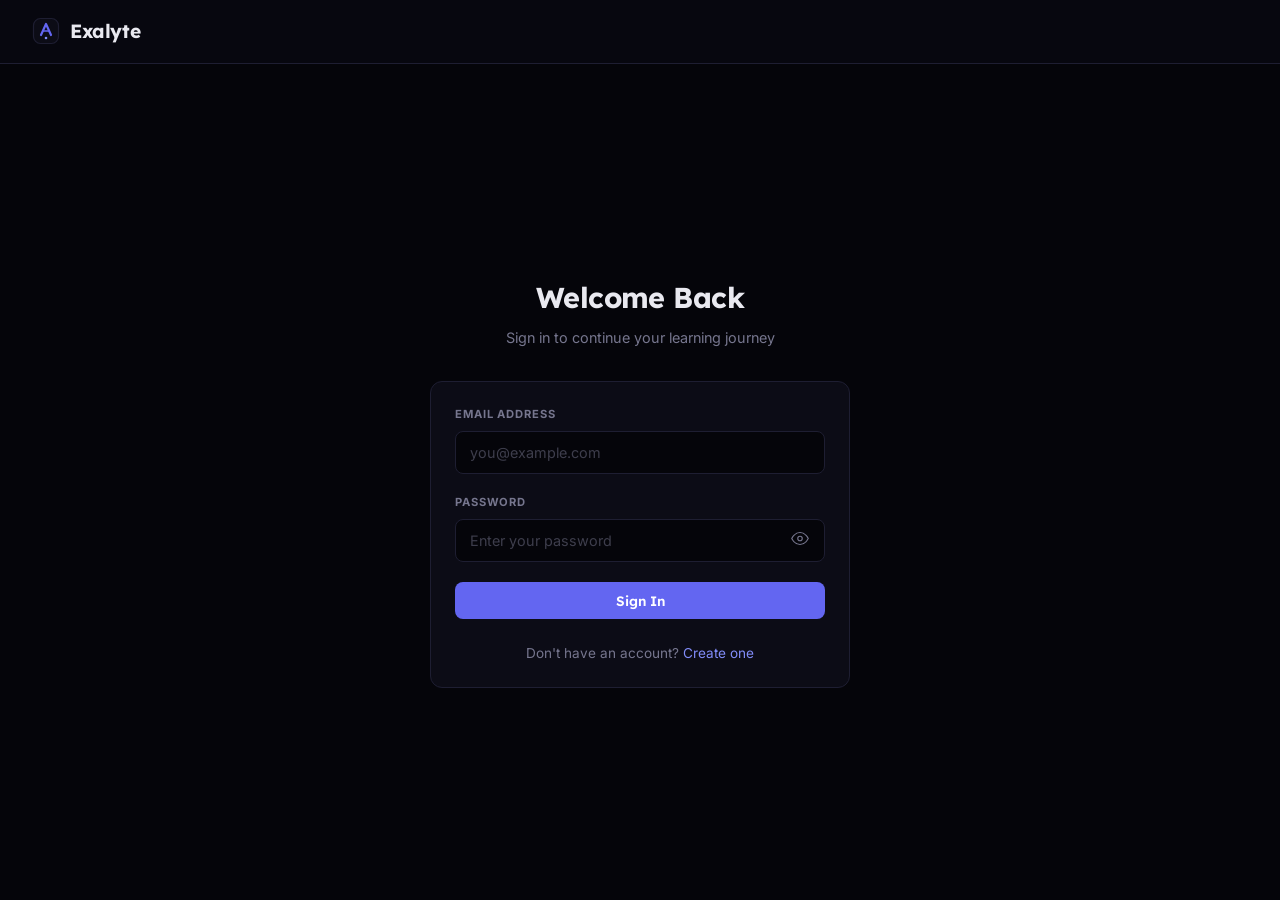
<file: login.html>
<!DOCTYPE html>
<html lang="en">
<head>
<meta charset="UTF-8">
<meta name="viewport" content="width=device-width, initial-scale=1.0">
<title>Sign In — Exalyte</title>
<link rel="preconnect" href="https://fonts.googleapis.com">
<link href="https://fonts.googleapis.com/css2?family=Inter:wght@300;400;500;600;700;800;900&family=Lexend:wght@500;600;700;800&display=swap" rel="stylesheet">
<link rel="stylesheet" href="/css/components.css">
<style>
.auth-container {
  min-height: calc(100vh - 64px);
  display: flex;
  align-items: center;
  justify-content: center;
  padding: 40px 20px;
}

.auth-card {
  max-width: 420px;
  width: 100%;
}

.auth-header {
  text-align: center;
  margin-bottom: 32px;
}

.auth-header h1 {
  font-size: 1.8rem;
  margin-bottom: 8px;
}

.auth-header p {
  color: var(--muted);
  font-size: 0.9rem;
}

.auth-switch {
  text-align: center;
  margin-top: 24px;
  color: var(--muted);
  font-size: 0.85rem;
}

.auth-switch a {
  color: var(--accent2);
  text-decoration: none;
}

.auth-switch a:hover {
  text-decoration: underline;
}

.password-wrapper {
  position: relative;
}

.toggle-password {
  position: absolute;
  right: 12px;
  top: 50%;
  transform: translateY(-50%);
  background: none;
  border: none;
  cursor: pointer;
  padding: 4px;
}

.toggle-password svg {
  width: 18px;
  height: 18px;
  stroke: var(--muted);
  stroke-width: 1.5;
  fill: none;
}
</style>
</head>
<body>

<header class="sticky-header">
  <a href="/" class="logo">
    <svg width="28" height="28" viewBox="0 0 28 28" fill="none">
      <rect x="1.5" y="1.5" width="25" height="25" rx="7" fill="#0c0c16" stroke="#1e1e32" stroke-width="1.2"/>
      <path d="M9 18l5-11 5 11" stroke="#6366f1" stroke-width="2.2" stroke-linecap="round" stroke-linejoin="round"/>
      <line x1="11" y1="14" x2="17" y2="14" stroke="#6366f1" stroke-width="1.5" stroke-linecap="round"/>
      <circle cx="14" cy="21" r="1.3" fill="#818cf8"/>
    </svg>
    Exalyte
  </a>
  <div></div>
</header>

<div class="auth-container">
  <div class="auth-card">
    <div class="auth-header">
      <h1>Welcome Back</h1>
      <p>Sign in to continue your learning journey</p>
    </div>
    
    <div class="card">
      <div class="card-body">
        <div id="alert" class="alert" style="display: none"></div>
        
        <div id="loginForm">
          <div class="form-group">
            <label class="form-label">Email Address</label>
            <input type="email" id="loginEmail" class="form-input" placeholder="you@example.com" autocomplete="email">
          </div>
          <div class="form-group">
            <label class="form-label">Password</label>
            <div class="password-wrapper">
              <input type="password" id="loginPassword" class="form-input" placeholder="Enter your password" autocomplete="current-password">
              <button type="button" class="toggle-password" onclick="togglePassword('loginPassword')">
                <svg viewBox="0 0 24 24" fill="none" stroke="currentColor">
                  <path d="M1 12s4-8 11-8 11 8 11 8-4 8-11 8-11-8-11-8z"/>
                  <circle cx="12" cy="12" r="3"/>
                </svg>
              </button>
            </div>
          </div>
          <button class="btn btn-primary" style="width:100%" onclick="handleLogin()">Sign In</button>
        </div>
        
        <div id="signupForm" style="display: none">
          <div class="form-group">
            <label class="form-label">Full Name</label>
            <input type="text" id="signupName" class="form-input" placeholder="John Doe">
          </div>
          <div class="form-group">
            <label class="form-label">Email Address</label>
            <input type="email" id="signupEmail" class="form-input" placeholder="you@example.com" autocomplete="email">
          </div>
          <div class="form-group">
            <label class="form-label">Password</label>
            <div class="password-wrapper">
              <input type="password" id="signupPassword" class="form-input" placeholder="Minimum 6 characters">
              <button type="button" class="toggle-password" onclick="togglePassword('signupPassword')">
                <svg viewBox="0 0 24 24" fill="none" stroke="currentColor">
                  <path d="M1 12s4-8 11-8 11 8 11 8-4 8-11 8-11-8-11-8z"/>
                  <circle cx="12" cy="12" r="3"/>
                </svg>
              </button>
            </div>
          </div>
          <button class="btn btn-primary" style="width:100%" onclick="handleSignup()">Create Account</button>
        </div>
        
        <div class="auth-switch">
          <span id="switchText">Don't have an account?</span>
          <a href="#" onclick="toggleAuthMode()" id="switchLink">Create one</a>
        </div>
      </div>
    </div>
  </div>
</div>

<script src="/js/security.js"></script>
<script src="/js/common.js"></script>
<script>
let isLoginMode = true;

function toggleAuthMode() {
  isLoginMode = !isLoginMode;
  const loginForm = document.getElementById('loginForm');
  const signupForm = document.getElementById('signupForm');
  const switchText = document.getElementById('switchText');
  const switchLink = document.getElementById('switchLink');
  
  if (isLoginMode) {
    loginForm.style.display = 'block';
    signupForm.style.display = 'none';
    switchText.textContent = "Don't have an account?";
    switchLink.textContent = 'Create one';
  } else {
    loginForm.style.display = 'none';
    signupForm.style.display = 'block';
    switchText.textContent = 'Already have an account?';
    switchLink.textContent = 'Sign in';
  }
  document.getElementById('alert').style.display = 'none';
}

function showAlert(message, isError = true) {
  const alert = document.getElementById('alert');
  alert.textContent = message;
  alert.className = `alert ${isError ? 'alert-error' : 'alert-success'}`;
  alert.style.display = 'block';
  setTimeout(() => {
    alert.style.display = 'none';
  }, 5000);
}

async function handleLogin() {
  const email = document.getElementById('loginEmail').value.trim();
  const password = document.getElementById('loginPassword').value;
  
  if (!email || !password) {
    showAlert('Please fill in all fields');
    return;
  }
  
  const result = await secureFetch('/api/auth/login', {
    method: 'POST',
    body: JSON.stringify({ email, password })
  });
  
  if (result.error) {
    showAlert(result.error);
    return;
  }
  
  if (result.token && result.user) {
    setSecureToken(result.token);
    setSecureUser(result.user);
    
    // Register device fingerprint
    await registerDeviceFingerprint(email);
    
    if (result.user.is_admin) {
      window.location.href = '/admin.html';
    } else {
      window.location.href = '/dashboard.html';
    }
  }
}

async function handleSignup() {
  const name = document.getElementById('signupName').value.trim();
  const email = document.getElementById('signupEmail').value.trim();
  const password = document.getElementById('signupPassword').value;
  
  if (!name || !email || !password) {
    showAlert('Please fill in all fields');
    return;
  }
  
  if (password.length < 6) {
    showAlert('Password must be at least 6 characters');
    return;
  }
  
  // Check for multiple accounts
  const multipleCheck = await validateNoMultipleAccounts(email);
  if (!multipleCheck.valid) {
    showAlert(multipleCheck.error);
    return;
  }
  
  const result = await secureFetch('/api/auth/signup', {
    method: 'POST',
    body: JSON.stringify({ name, email, password })
  });
  
  if (result.error) {
    showAlert(result.error);
    return;
  }
  
  if (result.token && result.user) {
    // Register device fingerprint
    await registerDeviceFingerprint(email);
    
    showAlert('Account created successfully! Redirecting...', false);
    setTimeout(() => {
      setSecureToken(result.token);
      setSecureUser(result.user);
      window.location.href = '/dashboard.html';
    }, 1500);
  }
}

function togglePassword(inputId) {
  const input = document.getElementById(inputId);
  if (input.type === 'password') {
    input.type = 'text';
  } else {
    input.type = 'password';
  }
}

// Guest redirect (if already logged in)
if (isLoggedIn()) {
  const user = getCurrentUser();
  if (user?.is_admin) {
    window.location.href = '/admin.html';
  } else {
    window.location.href = '/dashboard.html';
  }
}
</script>
</body>
</html>
</file>
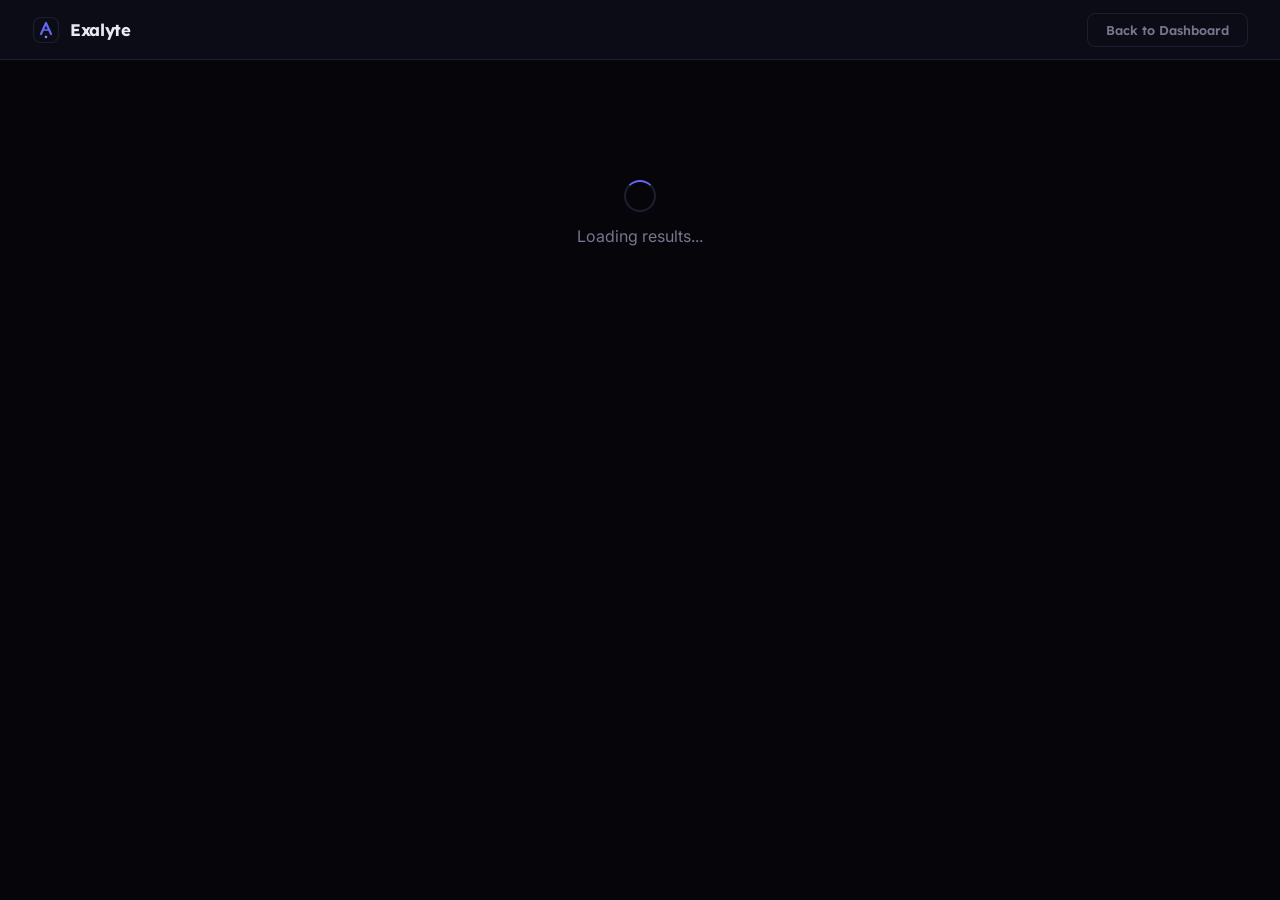
<file: result.html>
<!DOCTYPE html>
<html lang="en">
<head>
<meta charset="UTF-8">
<meta name="viewport" content="width=device-width, initial-scale=1.0">
<title>Results — Exalyte</title>
<link rel="preconnect" href="https://fonts.googleapis.com">
<link href="https://fonts.googleapis.com/css2?family=Inter:wght@300;400;500;600;700;800;900&family=Lexend:wght@500;600;700;800&display=swap" rel="stylesheet">
<style>
:root {
  --bg:#05050a; --surface:#0c0c16; --surface2:#141424; --border:#1e1e32;
  --accent:#6366f1; --accent2:#818cf8; --accent3:#4f46e5;
  --text:#e9e9f0; --muted:#76768e; --error:#ef4444; --success:#22c55e;
  --radius:12px; --radius-sm:8px; --transition:0.2s cubic-bezier(0.4,0,0.2,1);
}
*{margin:0;padding:0;box-sizing:border-box}
body{font-family:'Inter',sans-serif;background:var(--bg);color:var(--text);min-height:100vh}
nav{background:var(--surface);border-bottom:1px solid var(--border);padding:0 32px;height:60px;
  display:flex;align-items:center;justify-content:space-between}
.logo{display:flex;align-items:center;gap:10px;font-family:'Lexend',sans-serif;font-weight:700;font-size:1.05rem;letter-spacing:-0.02em}
.logo svg{width:28px;height:28px}
.btn-back{padding:8px 18px;background:transparent;border:1px solid var(--border);color:var(--muted);
  border-radius:var(--radius-sm);font-family:'Lexend',sans-serif;font-size:0.8rem;font-weight:600;cursor:pointer;
  text-decoration:none;transition:all var(--transition)}
.btn-back:hover{border-color:var(--accent);color:var(--accent2)}
.main{max-width:880px;margin:0 auto;padding:40px 24px}
.score-hero{text-align:center;padding:48px 24px;background:var(--surface);border:1px solid var(--border);
  border-radius:16px;margin-bottom:32px;position:relative;overflow:hidden}
.score-hero::before{content:'';position:absolute;inset:0;
  background:radial-gradient(ellipse 60% 60% at 50% 0,rgba(99,102,241,0.06) 0,transparent 70%);pointer-events:none}
.score-label{font-size:0.7rem;text-transform:uppercase;letter-spacing:0.12em;color:var(--muted);font-weight:700;margin-bottom:12px}
.score-big{font-family:'Lexend',sans-serif;font-size:clamp(3rem,10vw,5rem);font-weight:800;line-height:1;margin-bottom:8px;letter-spacing:-0.03em}
.score-big.excellent{color:var(--success)}
.score-big.good{color:var(--accent2)}
.score-big.needs-work{color:var(--error)}
.score-fraction{font-family:'Lexend',sans-serif;font-size:1.1rem;color:var(--muted);margin-bottom:16px;font-weight:500}
.score-msg{font-size:0.92rem;color:var(--muted)}
.score-stats{display:flex;justify-content:center;gap:36px;margin-top:24px;flex-wrap:wrap}
.score-stat{text-align:center}
.score-stat-val{font-family:'Lexend',sans-serif;font-size:1.4rem;font-weight:700}
.score-stat-label{font-size:0.68rem;text-transform:uppercase;letter-spacing:0.08em;color:var(--muted);margin-top:2px}
.section-title{font-family:'Lexend',sans-serif;font-size:0.82rem;font-weight:700;text-transform:uppercase;
  letter-spacing:0.08em;color:var(--muted);margin-bottom:16px}
.review-list{display:flex;flex-direction:column;gap:14px}
.review-item{background:var(--surface);border:1.5px solid var(--border);border-radius:var(--radius);overflow:hidden}
.review-item.correct{border-color:rgba(34,197,94,0.25)}
.review-item.wrong{border-color:rgba(239,68,68,0.25)}
.review-header{padding:14px 18px;display:flex;align-items:flex-start;gap:12px}
.review-num{width:28px;height:28px;border-radius:6px;display:flex;align-items:center;justify-content:center;
  font-family:'Lexend',sans-serif;font-size:0.74rem;font-weight:700;flex-shrink:0}
.correct .review-num{background:rgba(34,197,94,0.1);color:var(--success)}
.wrong .review-num{background:rgba(239,68,68,0.1);color:var(--error)}
.skipped .review-num{background:var(--surface2);color:var(--muted)}
.review-q{font-size:0.88rem;line-height:1.5;flex:1}
.review-status{margin-left:auto;font-size:0.74rem;font-weight:600;padding:3px 10px;
  border-radius:20px;flex-shrink:0;font-family:'Lexend',sans-serif;letter-spacing:0.02em}
.correct .review-status{background:rgba(34,197,94,0.08);color:var(--success)}
.wrong .review-status{background:rgba(239,68,68,0.08);color:var(--error)}
.skipped .review-status{background:var(--surface2);color:var(--muted)}
.review-answers{padding:12px 18px;background:var(--surface2);border-top:1px solid var(--border);
  display:grid;grid-template-columns:1fr 1fr;gap:8px}
.ans-item{font-size:0.78rem;display:flex;align-items:center;gap:6px}
.ans-label{color:var(--muted)}
.ans-val{font-weight:600}
.ans-val.correct-answer{color:var(--success)}
.ans-val.wrong-answer{color:var(--error)}
.loading{text-align:center;padding:80px;color:var(--muted)}
.spinner{width:32px;height:32px;border:2px solid var(--border);border-top-color:var(--accent);
  border-radius:50%;animation:spin .7s linear infinite;margin:0 auto 14px}
@keyframes spin{to{transform:rotate(360deg)}}
@media(max-width:600px){.review-answers{grid-template-columns:1fr}nav{padding:0 16px}}
</style>
</head>
<body>
<nav>
  <div class="logo">
    <svg viewBox="0 0 28 28" fill="none"><rect x="1.5" y="1.5" width="25" height="25" rx="7" fill="#0c0c16" stroke="#1e1e32" stroke-width="1.2"/><path d="M9 18l5-11 5 11" stroke="#6366f1" stroke-width="2.2" stroke-linecap="round" stroke-linejoin="round"/><line x1="11" y1="14" x2="17" y2="14" stroke="#6366f1" stroke-width="1.5" stroke-linecap="round"/><circle cx="14" cy="21" r="1.3" fill="#818cf8"/></svg>
    Exalyte
  </div>
  <a href="/dashboard.html" class="btn-back">Back to Dashboard</a>
</nav>

<div class="main">
  <div id="app"><div class="loading"><div class="spinner"></div>Loading results...</div></div>
</div>

<script>
const token=localStorage.getItem('token');
if(!token)window.location.href='/';
const params=new URLSearchParams(location.search);
const attemptId=params.get('attempt'),examId=params.get('exam');

async function loadResult(){
  try{
    const res=await fetch(`/api/exams/${examId}/result/${attemptId}`,{headers:{Authorization:`Bearer ${token}`}});
    const data=await res.json();
    if(data.error){document.getElementById('app').innerHTML=`<p style="color:var(--error)">${data.error}</p>`;return}
    render(data)
  }catch(e){document.getElementById('app').innerHTML=`<div class="loading">Failed to load results.</div>`}
}

function render({attempt,exam,questions}){
  const{score,total_questions,percentage,answers}=attempt;
  const scoreClass=percentage>=80?'excellent':percentage>=50?'good':'needs-work';
  const msg=percentage>=80?'Excellent performance!'+percentage>=50?'Good effort. Review the incorrect answers below.':'Continue practicing. Focus on the areas marked incorrect.';
  const correct=score;
  const wrong=Object.values(answers).filter(a=>!a.isCorrect&&a.given).length;
  const skipped=total_questions-correct-wrong;
  document.title=`${exam.name} Results — Exalyte`;

  const reviewItems=questions.map((q,i)=>{
    const ans=answers[q.id]||{given:'',correct:'',isCorrect:false};
    const isSkipped=!ans.given;
    const cls=isSkipped?'skipped':(ans.isCorrect?'correct':'wrong');
    const statusText=isSkipped?'Skipped':(ans.isCorrect?'Correct':'Incorrect');
    const optMap={A:q.option_a,B:q.option_b,C:q.option_c,D:q.option_d};
    return`<div class="review-item ${cls}">
      <div class="review-header">
        <div class="review-num">${i+1}</div>
        <div class="review-q">${esc(q.question_text)}</div>
        <span class="review-status">${statusText}</span>
      </div>
      <div class="review-answers">
        <div class="ans-item">
          <span class="ans-label">Your answer:</span>
          <span class="ans-val ${!isSkipped&&!ans.isCorrect?'wrong-answer':isSkipped?'':'correct-answer'}">${ans.given?`${ans.given}. ${esc(optMap[ans.given]||'')}`:'—'}</span>
        </div>
        <div class="ans-item">
          <span class="ans-label">Correct answer:</span>
          <span class="ans-val correct-answer">${ans.correct}. ${esc(optMap[ans.correct]||'')}</span>
        </div>
      </div>
    </div>`;
  }).join('');

  document.getElementById('app').innerHTML=`
    <div class="score-hero">
      <div class="score-label">${esc(exam.name)} · Final Score</div>
      <div class="score-big ${scoreClass}">${percentage}%</div>
      <div class="score-fraction">${score} of ${total_questions} correct</div>
      <div class="score-msg">${msg}</div>
      <div class="score-stats">
        <div class="score-stat"><div class="score-stat-val" style="color:var(--success)">${correct}</div><div class="score-stat-label">Correct</div></div>
        <div class="score-stat"><div class="score-stat-val" style="color:var(--error)">${wrong}</div><div class="score-stat-label">Incorrect</div></div>
        <div class="score-stat"><div class="score-stat-val" style="color:var(--muted)">${skipped}</div><div class="score-stat-label">Skipped</div></div>
      </div>
    </div>
    <div class="section-title">Detailed Review</div>
    <div class="review-list">${reviewItems}</div>`;
}

function esc(s){const d=document.createElement('div');d.textContent=String(s||'');return d.innerHTML}
loadResult();
</script>
</body>
</html>
</file>
<file: css/components.css>
/* ===== VARIABLES ===== */
:root {
  --bg: #05050a;
  --surface: #0c0c16;
  --surface2: #141424;
  --surface3: #1a1a2e;
  --border: #1e1e32;
  --border-light: #2a2a42;
  --accent: #6366f1;
  --accent2: #818cf8;
  --accent3: #4f46e5;
  --accent-glow: rgba(99, 102, 241, 0.15);
  --text: #e9e9f0;
  --text-secondary: #a1a1b0;
  --muted: #76768e;
  --error: #ef4444;
  --error-bg: rgba(239, 68, 68, 0.08);
  --success: #22c55e;
  --success-bg: rgba(34, 197, 94, 0.08);
  --warning: #f59e0b;
  --premium: #a855f7;
  --radius: 12px;
  --radius-sm: 8px;
  --radius-lg: 16px;
  --shadow: 0 4px 20px rgba(0, 0, 0, 0.3);
  --shadow-lg: 0 8px 40px rgba(0, 0, 0, 0.4);
  --transition: 0.2s cubic-bezier(0.4, 0, 0.2, 1);
}

* {
  margin: 0;
  padding: 0;
  box-sizing: border-box;
}

body {
  font-family: 'Inter', sans-serif;
  background: var(--bg);
  color: var(--text);
  min-height: 100vh;
  line-height: 1.5;
}

/* ===== TYPOGRAPHY ===== */
h1, h2, h3, h4, .logo, .font-display {
  font-family: 'Lexend', sans-serif;
  font-weight: 700;
  letter-spacing: -0.02em;
}

/* ===== SKELETON LOADER ===== */
.skeleton {
  background: linear-gradient(90deg, var(--surface) 0%, var(--surface2) 50%, var(--surface) 100%);
  background-size: 200% 100%;
  animation: skeleton-wave 1.5s ease-in-out infinite;
  border-radius: var(--radius-sm);
}

@keyframes skeleton-wave {
  0% { background-position: 200% 0; }
  100% { background-position: -200% 0; }
}

.skeleton-text { height: 14px; width: 100%; margin: 8px 0; }
.skeleton-text-sm { height: 12px; width: 60%; }
.skeleton-title { height: 28px; width: 70%; margin-bottom: 16px; }
.skeleton-card { height: 180px; border-radius: var(--radius); }
.skeleton-avatar { width: 40px; height: 40px; border-radius: 50%; }
.skeleton-badge { width: 60px; height: 24px; border-radius: 20px; }

/* ===== HEADER ===== */
.sticky-header {
  position: sticky;
  top: 0;
  z-index: 100;
  background: rgba(8, 8, 16, 0.95);
  backdrop-filter: blur(20px);
  border-bottom: 1px solid var(--border);
  padding: 0 32px;
  height: 64px;
  display: flex;
  align-items: center;
  justify-content: space-between;
  transition: all var(--transition);
}

.sticky-header.scrolled {
  background: rgba(5, 5, 10, 0.98);
  box-shadow: var(--shadow);
}

.logo {
  display: flex;
  align-items: center;
  gap: 10px;
  text-decoration: none;
  color: var(--text);
  font-size: 1.2rem;
}

.logo svg {
  width: 28px;
  height: 28px;
}

/* ===== NAVIGATION ===== */
.nav-links {
  display: flex;
  gap: 32px;
  align-items: center;
}

.nav-links a {
  color: var(--muted);
  text-decoration: none;
  font-size: 0.9rem;
  font-weight: 500;
  transition: color var(--transition);
}

.nav-links a:hover {
  color: var(--accent2);
}

.menu-toggle {
  display: none;
  background: none;
  border: none;
  color: var(--text);
  cursor: pointer;
  padding: 8px;
}

.menu-toggle svg {
  width: 24px;
  height: 24px;
  stroke: currentColor;
  stroke-width: 2;
  fill: none;
}

/* ===== MOBILE MENU ===== */
.mobile-menu {
  position: fixed;
  top: 0;
  left: -280px;
  width: 280px;
  height: 100vh;
  background: var(--surface);
  border-right: 1px solid var(--border);
  z-index: 200;
  transition: left 0.3s ease;
  padding: 24px 20px;
  overflow-y: auto;
}

.mobile-menu.open {
  left: 0;
}

.mobile-menu-overlay {
  position: fixed;
  inset: 0;
  background: rgba(0, 0, 0, 0.7);
  z-index: 199;
  display: none;
}

.mobile-menu-overlay.open {
  display: block;
}

/* ===== BUTTONS ===== */
.btn {
  display: inline-flex;
  align-items: center;
  justify-content: center;
  gap: 8px;
  padding: 10px 20px;
  font-family: 'Lexend', sans-serif;
  font-size: 0.85rem;
  font-weight: 600;
  border-radius: var(--radius-sm);
  cursor: pointer;
  transition: all var(--transition);
  border: none;
  text-decoration: none;
}

.btn-primary {
  background: var(--accent);
  color: white;
}

.btn-primary:hover {
  background: var(--accent3);
  transform: translateY(-1px);
  box-shadow: 0 4px 16px var(--accent-glow);
}

.btn-outline {
  background: transparent;
  border: 1.5px solid var(--border);
  color: var(--text);
}

.btn-outline:hover {
  border-color: var(--accent);
  color: var(--accent2);
}

.btn-danger {
  background: var(--error-bg);
  border: 1px solid rgba(239, 68, 68, 0.3);
  color: var(--error);
}

.btn-danger:hover {
  background: var(--error);
  color: white;
  border-color: var(--error);
}

.btn-sm {
  padding: 6px 14px;
  font-size: 0.75rem;
}

.btn:disabled {
  opacity: 0.5;
  cursor: not-allowed;
  transform: none;
}

/* ===== FORMS ===== */
.form-group {
  margin-bottom: 20px;
}

.form-label {
  display: block;
  font-size: 0.7rem;
  font-weight: 700;
  text-transform: uppercase;
  letter-spacing: 0.08em;
  color: var(--muted);
  margin-bottom: 8px;
}

.form-input {
  width: 100%;
  padding: 12px 14px;
  background: var(--bg);
  border: 1.5px solid var(--border);
  border-radius: var(--radius-sm);
  font-family: 'Inter', sans-serif;
  font-size: 0.9rem;
  color: var(--text);
  outline: none;
  transition: border-color var(--transition);
}

.form-input:focus {
  border-color: var(--accent);
  box-shadow: 0 0 0 3px var(--accent-glow);
}

.form-input::placeholder {
  color: var(--muted);
  opacity: 0.5;
}

.form-error {
  color: var(--error);
  font-size: 0.75rem;
  margin-top: 5px;
}

/* ===== CARDS ===== */
.card {
  background: var(--surface);
  border: 1px solid var(--border);
  border-radius: var(--radius);
  overflow: hidden;
}

.card-body {
  padding: 24px;
}

/* ===== EXAM GRID ===== */
.exams-grid {
  display: grid;
  grid-template-columns: repeat(auto-fill, minmax(320px, 1fr));
  gap: 20px;
}

.exam-card {
  background: var(--surface);
  border: 1px solid var(--border);
  border-radius: var(--radius);
  padding: 20px;
  transition: all var(--transition);
}

.exam-card:hover {
  border-color: var(--accent);
  transform: translateY(-2px);
}

.exam-card.locked {
  opacity: 0.6;
}

.exam-card.locked:hover {
  transform: none;
  border-color: var(--border);
}

.exam-badge {
  display: inline-flex;
  align-items: center;
  gap: 5px;
  padding: 4px 10px;
  border-radius: 20px;
  font-size: 0.65rem;
  font-weight: 700;
  text-transform: uppercase;
  letter-spacing: 0.06em;
  margin-bottom: 12px;
}

.badge-free {
  background: var(--success-bg);
  color: var(--success);
  border: 1px solid rgba(34, 197, 94, 0.2);
}

.badge-premium {
  background: rgba(168, 85, 247, 0.08);
  color: var(--premium);
  border: 1px solid rgba(168, 85, 247, 0.2);
}

.exam-name {
  font-family: 'Lexend', sans-serif;
  font-size: 1.1rem;
  font-weight: 700;
  margin-bottom: 8px;
}

.exam-meta {
  display: flex;
  gap: 16px;
  margin: 12px 0;
}

.meta-item {
  display: inline-flex;
  align-items: center;
  gap: 5px;
  font-size: 0.75rem;
  color: var(--muted);
}

.meta-item svg {
  width: 14px;
  height: 14px;
  stroke: var(--muted);
  stroke-width: 1.5;
  fill: none;
}

/* ===== RESOURCE SECTION ===== */
.resource-section {
  background: var(--surface2);
  border-radius: var(--radius);
  padding: 20px;
  margin: 20px 0;
}

.resource-title {
  font-size: 0.75rem;
  font-weight: 700;
  text-transform: uppercase;
  letter-spacing: 0.08em;
  color: var(--muted);
  margin-bottom: 16px;
  display: flex;
  align-items: center;
  gap: 8px;
}

.resource-grid {
  display: flex;
  flex-wrap: wrap;
  gap: 12px;
}

.resource-link {
  display: inline-flex;
  align-items: center;
  gap: 8px;
  padding: 10px 16px;
  background: var(--surface);
  border: 1px solid var(--border);
  border-radius: var(--radius-sm);
  color: var(--text);
  text-decoration: none;
  font-size: 0.85rem;
  transition: all var(--transition);
}

.resource-link:hover {
  border-color: var(--accent);
  color: var(--accent2);
  transform: translateY(-2px);
}

/* ===== FOOTER ===== */
.footer {
  background: var(--surface);
  border-top: 1px solid var(--border);
  padding: 48px 32px 32px;
  margin-top: 60px;
}

.footer-grid {
  max-width: 1200px;
  margin: 0 auto;
  display: grid;
  grid-template-columns: repeat(auto-fit, minmax(200px, 1fr));
  gap: 40px;
}

.footer-links {
  display: flex;
  flex-direction: column;
  gap: 10px;
}

.footer-links a {
  color: var(--muted);
  text-decoration: none;
  font-size: 0.85rem;
  transition: color var(--transition);
}

.footer-links a:hover {
  color: var(--accent2);
}

.footer-copyright {
  text-align: center;
  padding-top: 40px;
  margin-top: 40px;
  border-top: 1px solid var(--border);
  color: var(--muted);
  font-size: 0.75rem;
}

/* ===== ALERTS ===== */
.alert {
  padding: 12px 16px;
  border-radius: var(--radius-sm);
  font-size: 0.85rem;
  margin-bottom: 20px;
}

.alert-error {
  background: var(--error-bg);
  border: 1px solid rgba(239, 68, 68, 0.2);
  color: var(--error);
}

.alert-success {
  background: var(--success-bg);
  border: 1px solid rgba(34, 197, 94, 0.2);
  color: var(--success);
}

/* ===== RESPONSIVE ===== */
@media (max-width: 768px) {
  .sticky-header {
    padding: 0 16px;
  }
  
  .nav-links {
    display: none;
  }
  
  .menu-toggle {
    display: block;
  }
  
  .exams-grid {
    grid-template-columns: 1fr;
  }
  
  .footer {
    padding: 32px 20px;
  }
  
  .footer-grid {
    gap: 24px;
  }
  
  .resource-grid {
    flex-direction: column;
  }
  
  .resource-link {
    justify-content: center;
  }
}

@media (max-width: 480px) {
  .card-body {
    padding: 16px;
  }
  
  .exam-card {
    padding: 16px;
  }
}
</file>
